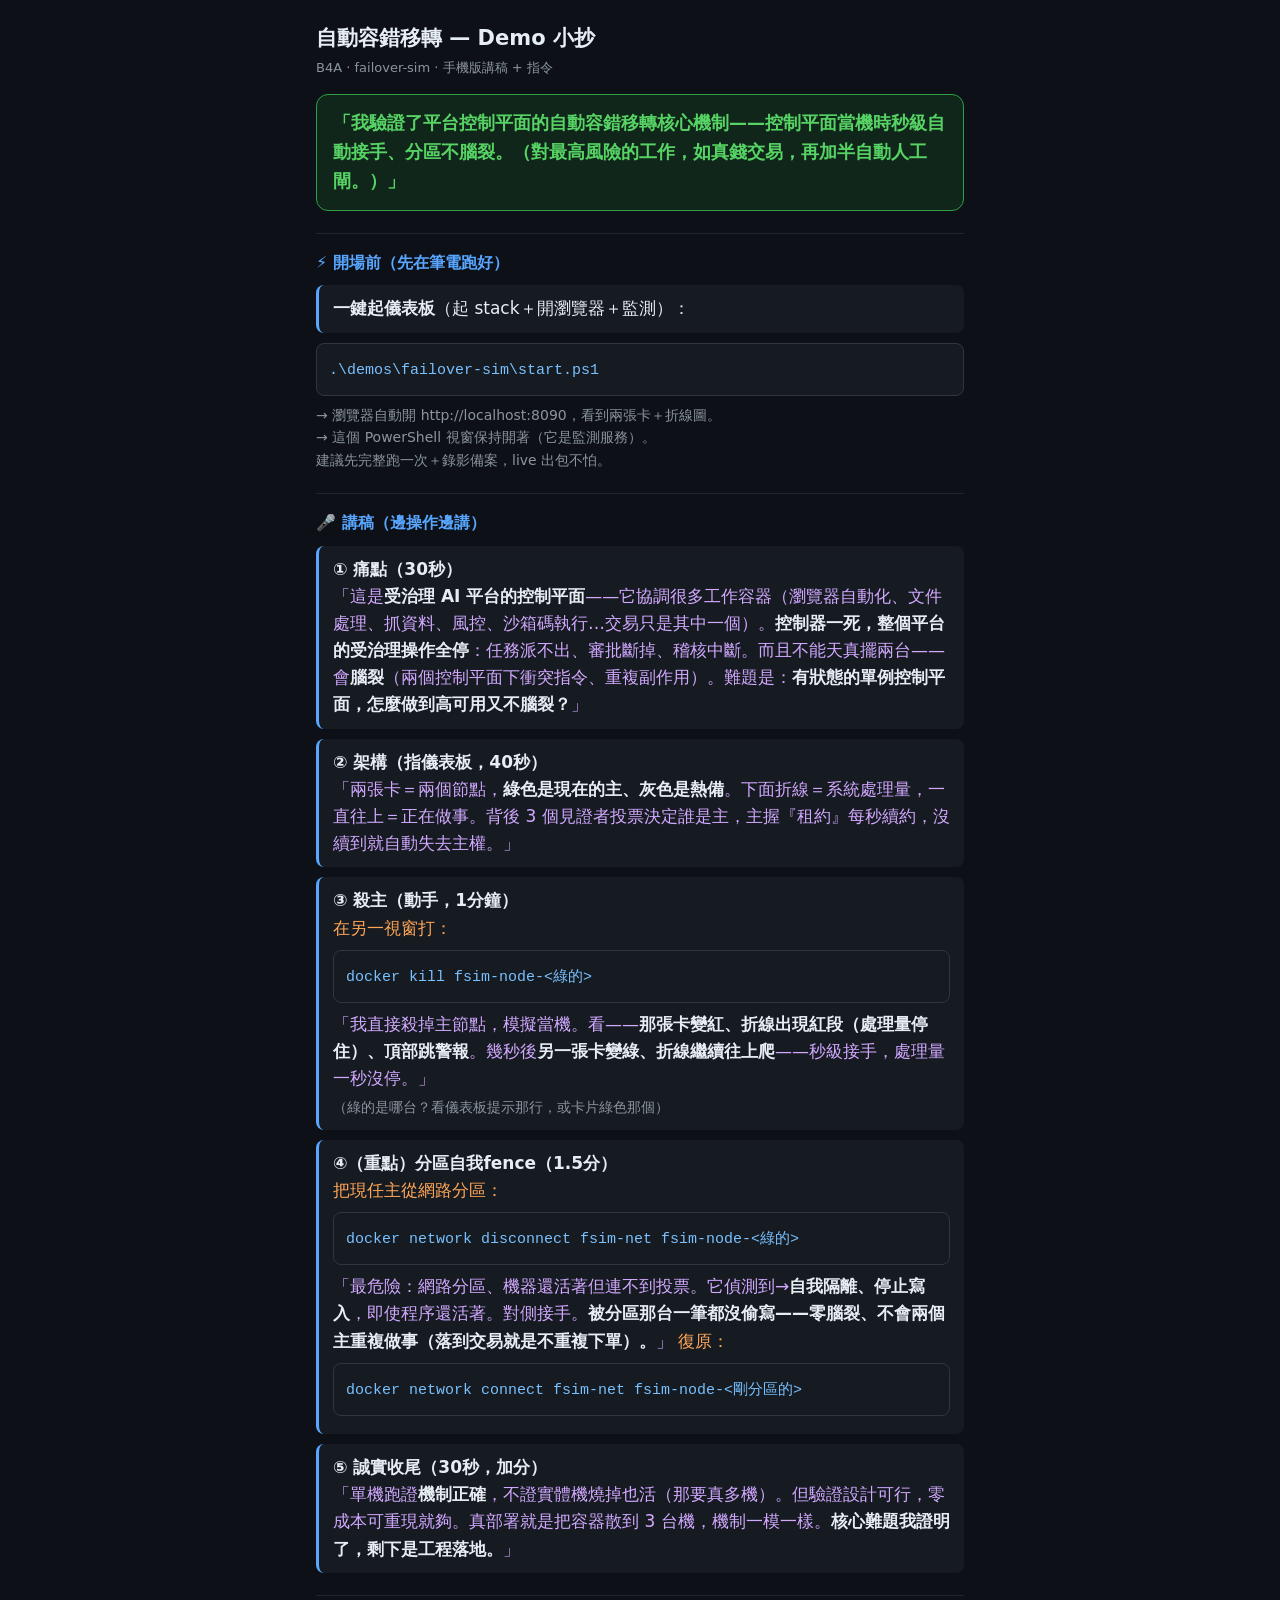
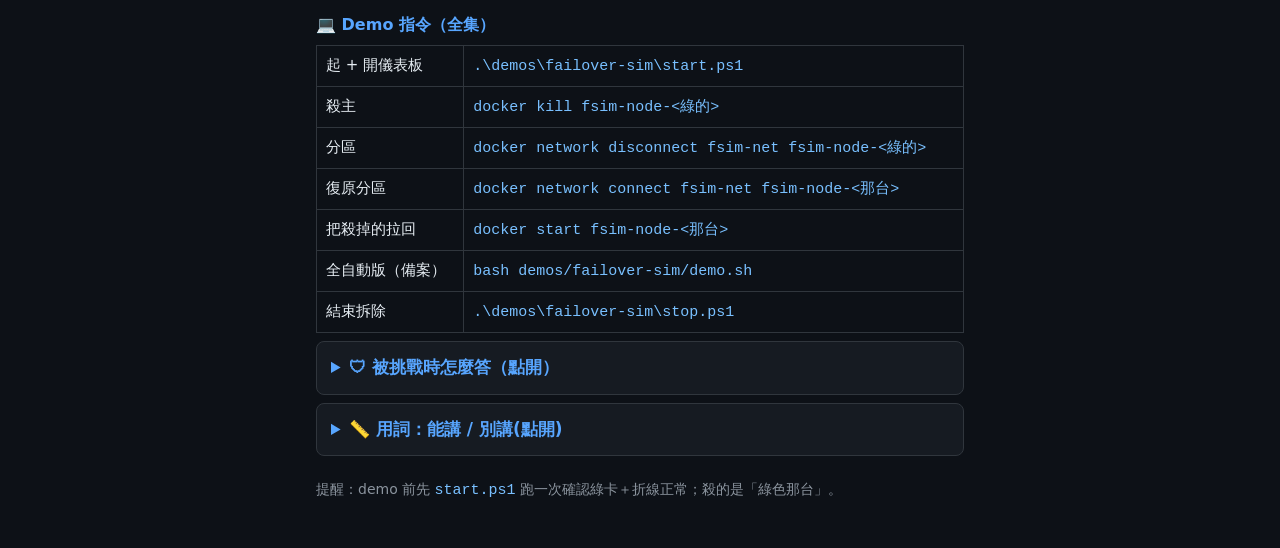
<file: demos/failover-sim/CHEATSHEET.html>
<!DOCTYPE html>
<html lang="zh-Hant">
<head>
<meta charset="utf-8">
<meta name="viewport" content="width=device-width, initial-scale=1">
<title>自動容錯移轉 Demo 小抄</title>
<style>
  *{box-sizing:border-box;-webkit-tap-highlight-color:transparent;}
  body{margin:0;background:#0d1117;color:#e6edf3;font-family:"Microsoft JhengHei","Segoe UI",system-ui,sans-serif;line-height:1.6;font-size:17px;}
  .wrap{max-width:680px;margin:0 auto;padding:16px 16px 60px;}
  h1{font-size:21px;margin:6px 0 2px;}
  .tag{color:#8b949e;font-size:13px;margin-bottom:16px;}
  .one{background:#10261a;border:1px solid #2ea043;border-radius:12px;padding:14px 16px;font-size:18px;font-weight:700;color:#56d364;margin-bottom:18px;}
  h2{font-size:16px;color:#58a6ff;border-top:1px solid #21262d;padding-top:16px;margin:22px 0 8px;}
  .step{background:#161b22;border-left:3px solid #58a6ff;border-radius:8px;padding:10px 14px;margin:10px 0;}
  .step b{color:#e6edf3;}
  .say{color:#d2a8ff;}
  .do{color:#ffa657;}
  pre{background:#161b22;border:1px solid #30363d;border-radius:8px;padding:12px;overflow-x:auto;margin:8px 0;}
  code{font-family:"Cascadia Code",Consolas,monospace;font-size:15px;color:#79c0ff;white-space:pre;}
  .warn{color:#ff7b72;} .ok{color:#56d364;} .dim{color:#8b949e;font-size:14px;}
  details{background:#161b22;border:1px solid #30363d;border-radius:8px;padding:0 14px;margin:8px 0;}
  summary{cursor:pointer;padding:12px 0;font-weight:600;color:#58a6ff;}
  details[open]{padding-bottom:12px;}
  .q{color:#ffa657;font-weight:600;margin-top:8px;} .a{margin:2px 0 10px;}
  table{width:100%;border-collapse:collapse;font-size:15px;margin:8px 0;}
  td{border:1px solid #30363d;padding:7px 9px;vertical-align:top;}
</style>
</head>
<body>
<div class="wrap">
  <h1>自動容錯移轉 — Demo 小抄</h1>
  <div class="tag">B4A · failover-sim · 手機版講稿 + 指令</div>

  <div class="one">「我驗證了<b>平台控制平面的自動容錯移轉核心機制</b>——控制平面當機時<b>秒級自動接手、分區不腦裂</b>。（對最高風險的工作，如真錢交易，再加半自動人工閘。）」</div>

  <h2>⚡ 開場前（先在筆電跑好）</h2>
  <div class="step"><b>一鍵起儀表板</b>（起 stack＋開瀏覽器＋監測）：</div>
  <pre><code>.\demos\failover-sim\start.ps1</code></pre>
  <div class="dim">→ 瀏覽器自動開 http://localhost:8090，看到兩張卡＋折線圖。</div>
  <div class="dim">→ 這個 PowerShell 視窗保持開著（它是監測服務）。</div>
  <div class="dim warn">建議先完整跑一次＋錄影備案，live 出包不怕。</div>

  <h2>🎤 講稿（邊操作邊講）</h2>

  <div class="step"><b>① 痛點（30秒）</b><br>
  <span class="say">「這是<b>受治理 AI 平台的控制平面</b>——它協調很多工作容器（瀏覽器自動化、文件處理、抓資料、風控、沙箱碼執行…交易只是其中一個）。<b>控制器一死，整個平台的受治理操作全停</b>：任務派不出、審批斷掉、稽核中斷。而且不能天真擺兩台——會<b>腦裂</b>（兩個控制平面下衝突指令、重複副作用）。難題是：<b>有狀態的單例控制平面，怎麼做到高可用又不腦裂？</b>」</span></div>

  <div class="step"><b>② 架構（指儀表板，40秒）</b><br>
  <span class="say">「兩張卡＝兩個節點，<b>綠色是現在的主、灰色是熱備</b>。下面折線＝系統處理量，一直往上＝正在做事。背後 3 個見證者投票決定誰是主，主握『租約』每秒續約，沒續到就自動失去主權。」</span></div>

  <div class="step"><b>③ 殺主（動手，1分鐘）</b><br>
  <span class="do">在另一視窗打：</span>
  <pre><code>docker kill fsim-node-<綠的></code></pre>
  <span class="say">「我直接殺掉主節點，模擬當機。看——<b>那張卡變紅、折線出現紅段（處理量停住）、頂部跳警報</b>。幾秒後<b>另一張卡變綠、折線繼續往上爬</b>——秒級接手，處理量一秒沒停。」</span><br>
  <span class="dim">（綠的是哪台？看儀表板提示那行，或卡片綠色那個）</span></div>

  <div class="step"><b>④（重點）分區自我fence（1.5分）</b><br>
  <span class="do">把現任主從網路分區：</span>
  <pre><code>docker network disconnect fsim-net fsim-node-<綠的></code></pre>
  <span class="say">「最危險：網路分區、機器還活著但連不到投票。它偵測到→<b>自我隔離、停止寫入</b>，即使程序還活著。對側接手。<b>被分區那台一筆都沒偷寫——零腦裂、不會兩個主重複做事（落到交易就是不重複下單）。</b>」</span>
  <span class="do">復原：</span>
  <pre><code>docker network connect fsim-net fsim-node-<剛分區的></code></pre></div>

  <div class="step"><b>⑤ 誠實收尾（30秒，加分）</b><br>
  <span class="say">「單機跑證<b>機制正確</b>，不證實體機燒掉也活（那要真多機）。但驗證設計可行，零成本可重現就夠。真部署就是把容器散到 3 台機，機制一模一樣。<b>核心難題我證明了，剩下是工程落地。</b>」</span></div>

  <h2>💻 Demo 指令（全集）</h2>
  <table>
    <tr><td>起 + 開儀表板</td><td><code>.\demos\failover-sim\start.ps1</code></td></tr>
    <tr><td>殺主</td><td><code>docker kill fsim-node-&lt;綠的&gt;</code></td></tr>
    <tr><td>分區</td><td><code>docker network disconnect fsim-net fsim-node-&lt;綠的&gt;</code></td></tr>
    <tr><td>復原分區</td><td><code>docker network connect fsim-net fsim-node-&lt;那台&gt;</code></td></tr>
    <tr><td>把殺掉的拉回</td><td><code>docker start fsim-node-&lt;那台&gt;</code></td></tr>
    <tr><td>全自動版（備案）</td><td><code>bash demos/failover-sim/demo.sh</code></td></tr>
    <tr><td>結束拆除</td><td><code>.\demos\failover-sim\stop.ps1</code></td></tr>
  </table>

  <details><summary>🛡 被挑戰時怎麼答（點開）</summary>
    <div class="q">Q：單機模擬，真多機呢？</div>
    <div class="a">A：單機證機制正確；真多機網路要實測，但用的是<b>真 etcd 共識</b>、機制一樣。</div>
    <div class="q">Q：真錢自動切不危險？</div>
    <div class="a">A：正是為什麼真錢我選<b>半自動（人工閘）</b>——機制是自動的，但真錢加一道確認，等冪等層驗完再放全自動。<b>刻意的安全決策。</b></div>
    <div class="q">Q：怎麼證明沒腦裂？</div>
    <div class="a">A：<b>自我 fence</b>——失去租約的舊主自己停寫；折線紅段就是它停手，work 計數全程<b>單一寫者、沒被兩個主重複寫</b>。</div>
    <div class="q">Q：為什麼不用 Kubernetes？</div>
    <div class="a">A：k8s 解多節點調度，但 broker 是<b>有狀態單例</b>，k8s 不自動解狀態複製、也管不到「交易所無法 fence」。我用租約自我 fence 直接解,比上整套 k8s 輕。</div>
    <div class="q">Q：etcd 自己掛了？</div>
    <div class="a">A：3 個組多數決，掛 1 個還能跑；掛 2 個才停——<b>寧可停也不腦裂</b>。</div>
  </details>

  <details><summary>📏 用詞：能講 / 別講(點開)</summary>
    <div class="q ok">✅ 可以講</div>
    <table>
      <tr><td>自動容錯移轉（機制）</td><td>主死→備機自動秒級接手（已證）</td></tr>
      <tr><td>容錯 / 暖備</td><td>容得下一台死、備機是熱的</td></tr>
    </table>
    <div class="q warn">✗ 別講(會被打)</div>
    <table>
      <tr><td>✗ 完整高可用系統做好了</td><td>狀態+流量+多機還沒</td></tr>
      <tr><td>✗ 真錢已全自動容錯</td><td>真錢 failover 還沒接好/驗過</td></tr>
    </table>
  </details>

  <div class="dim" style="margin-top:22px;">提醒：demo 前先 <code>start.ps1</code> 跑一次確認綠卡＋折線正常；殺的是「綠色那台」。</div>
</div>
</body>
</html>
</file>
